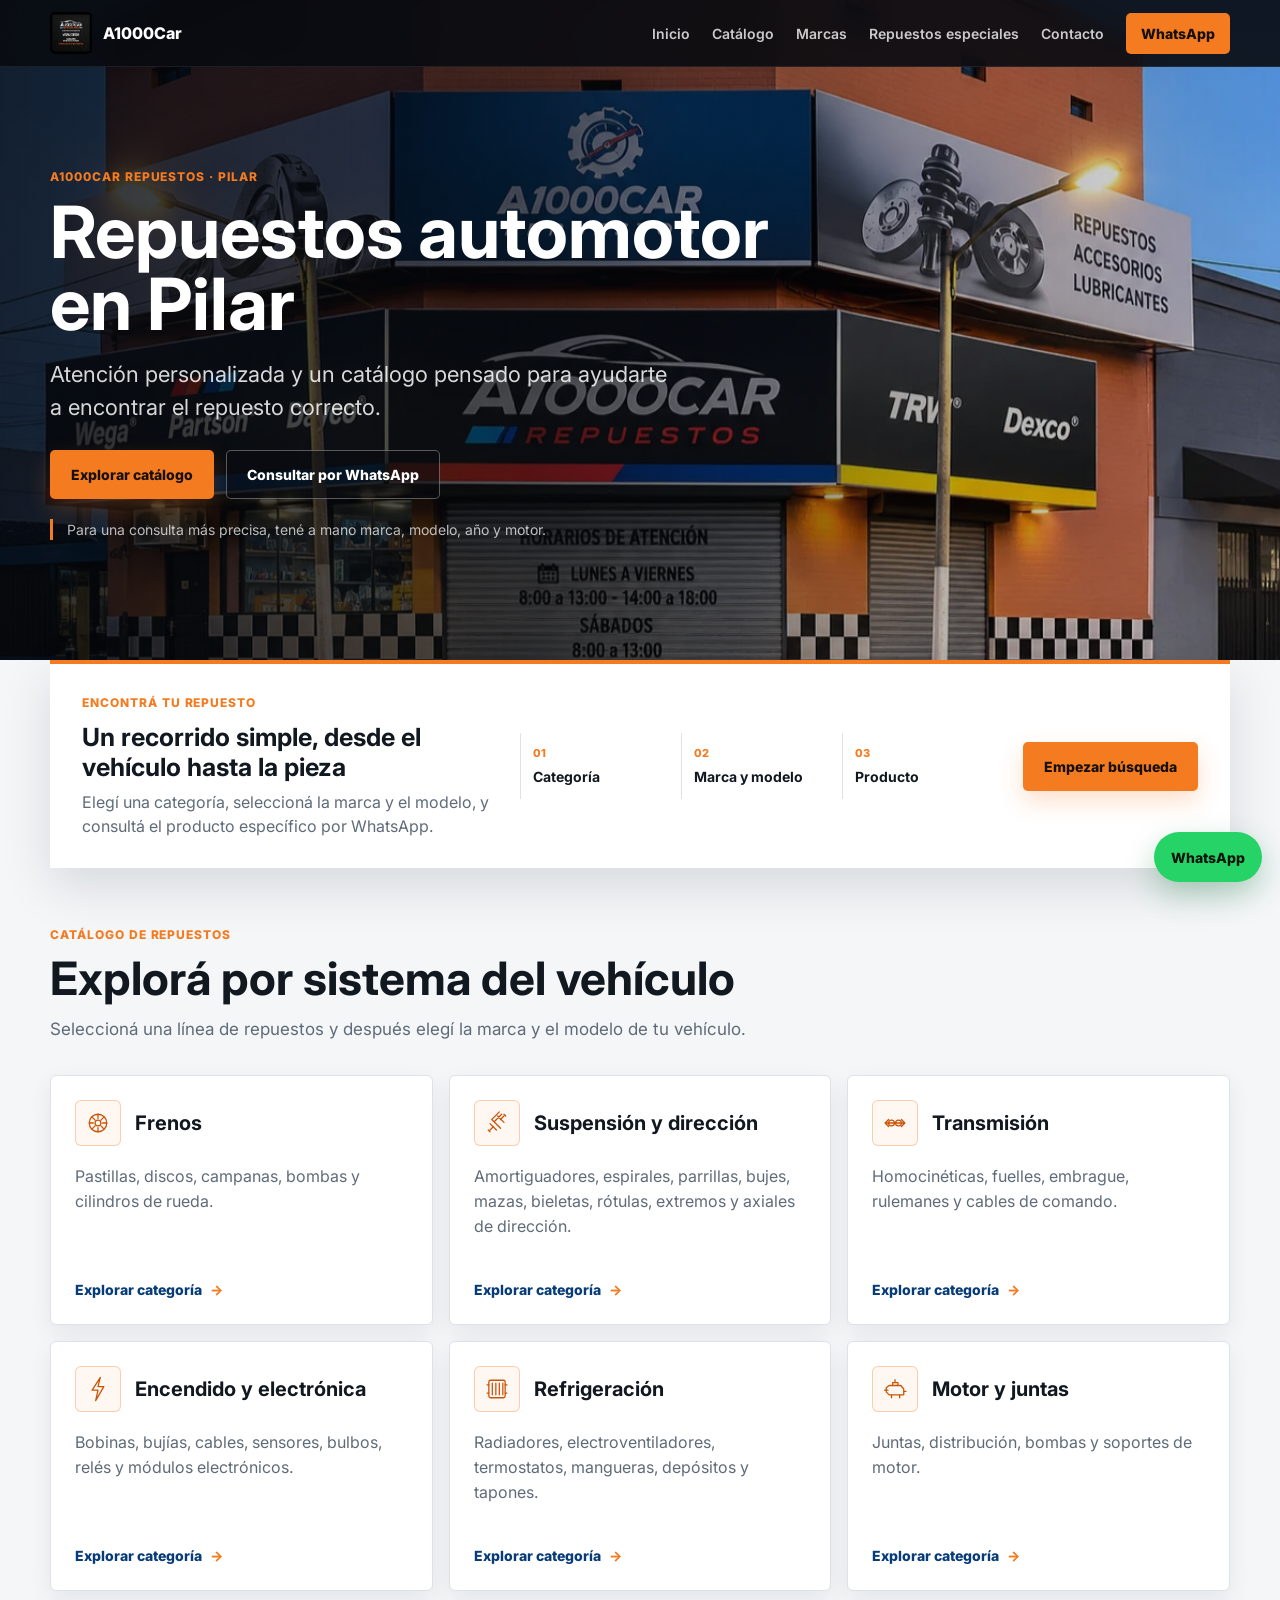
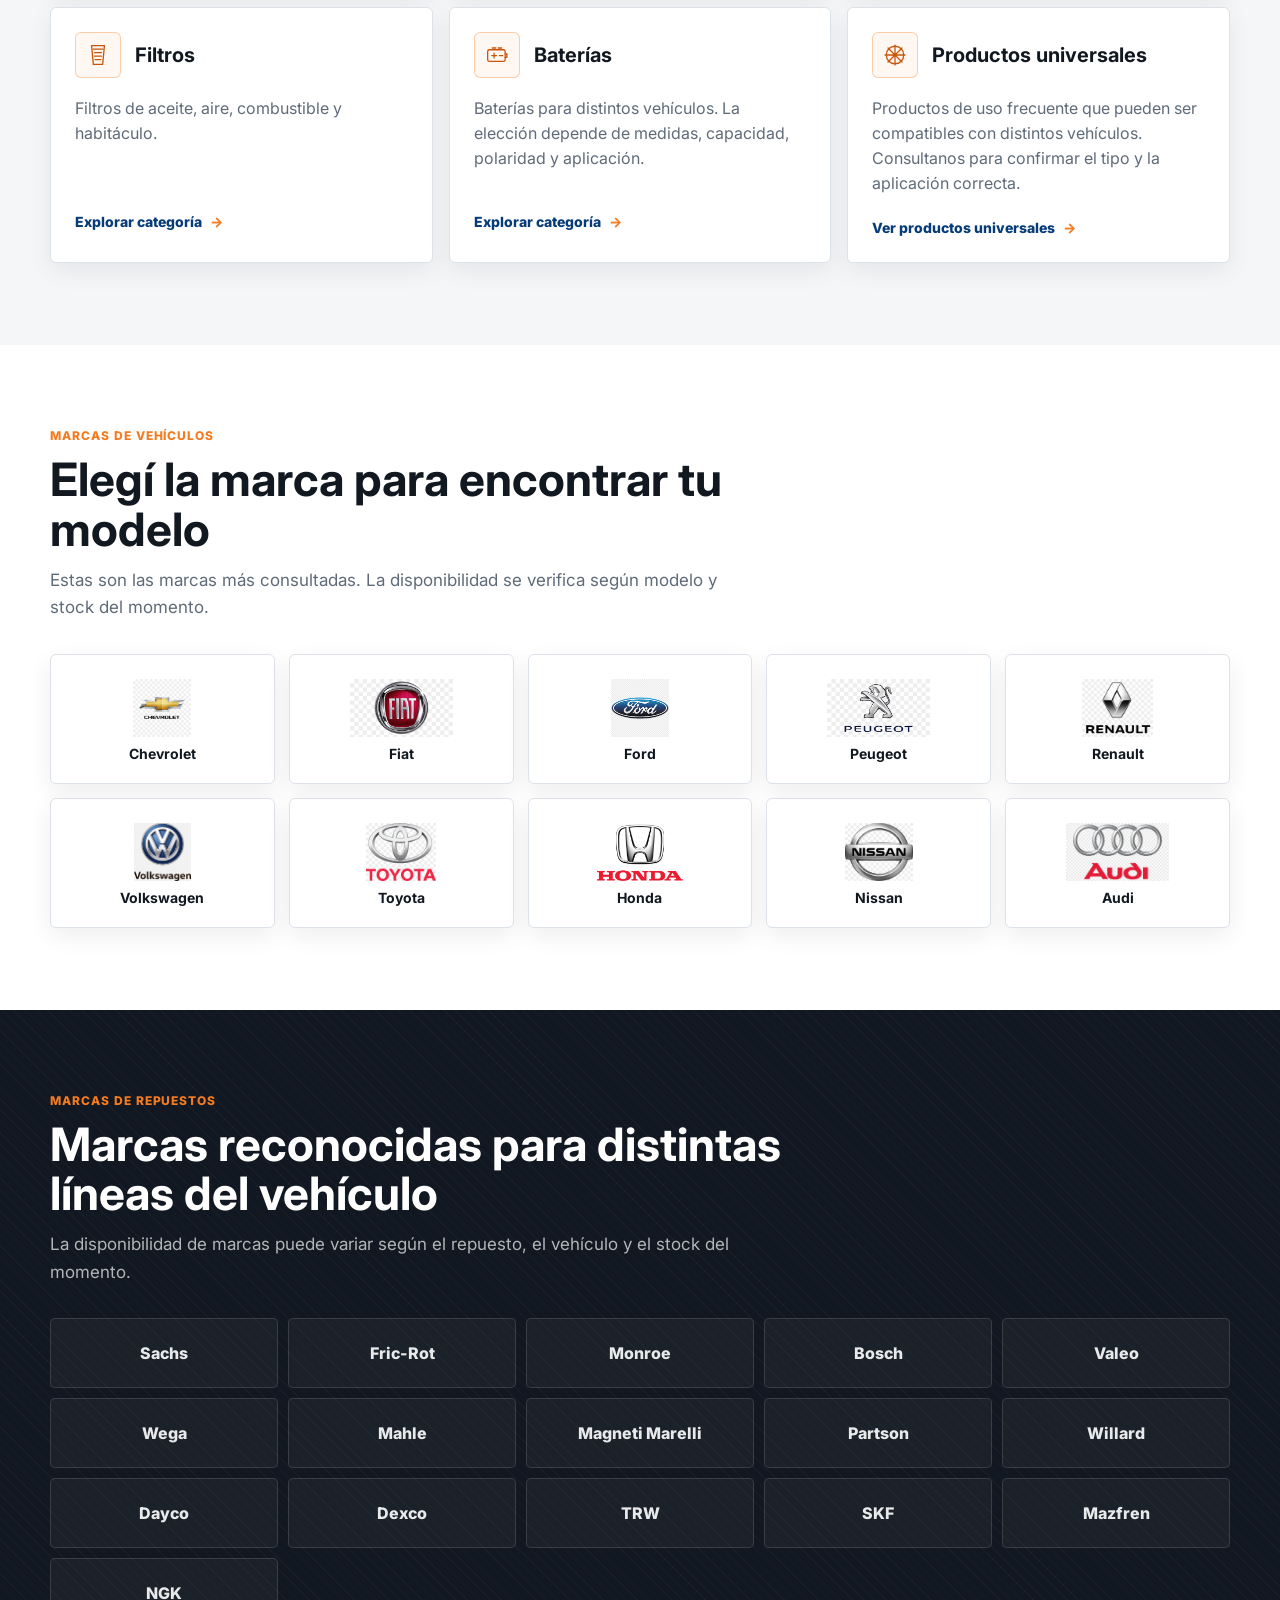
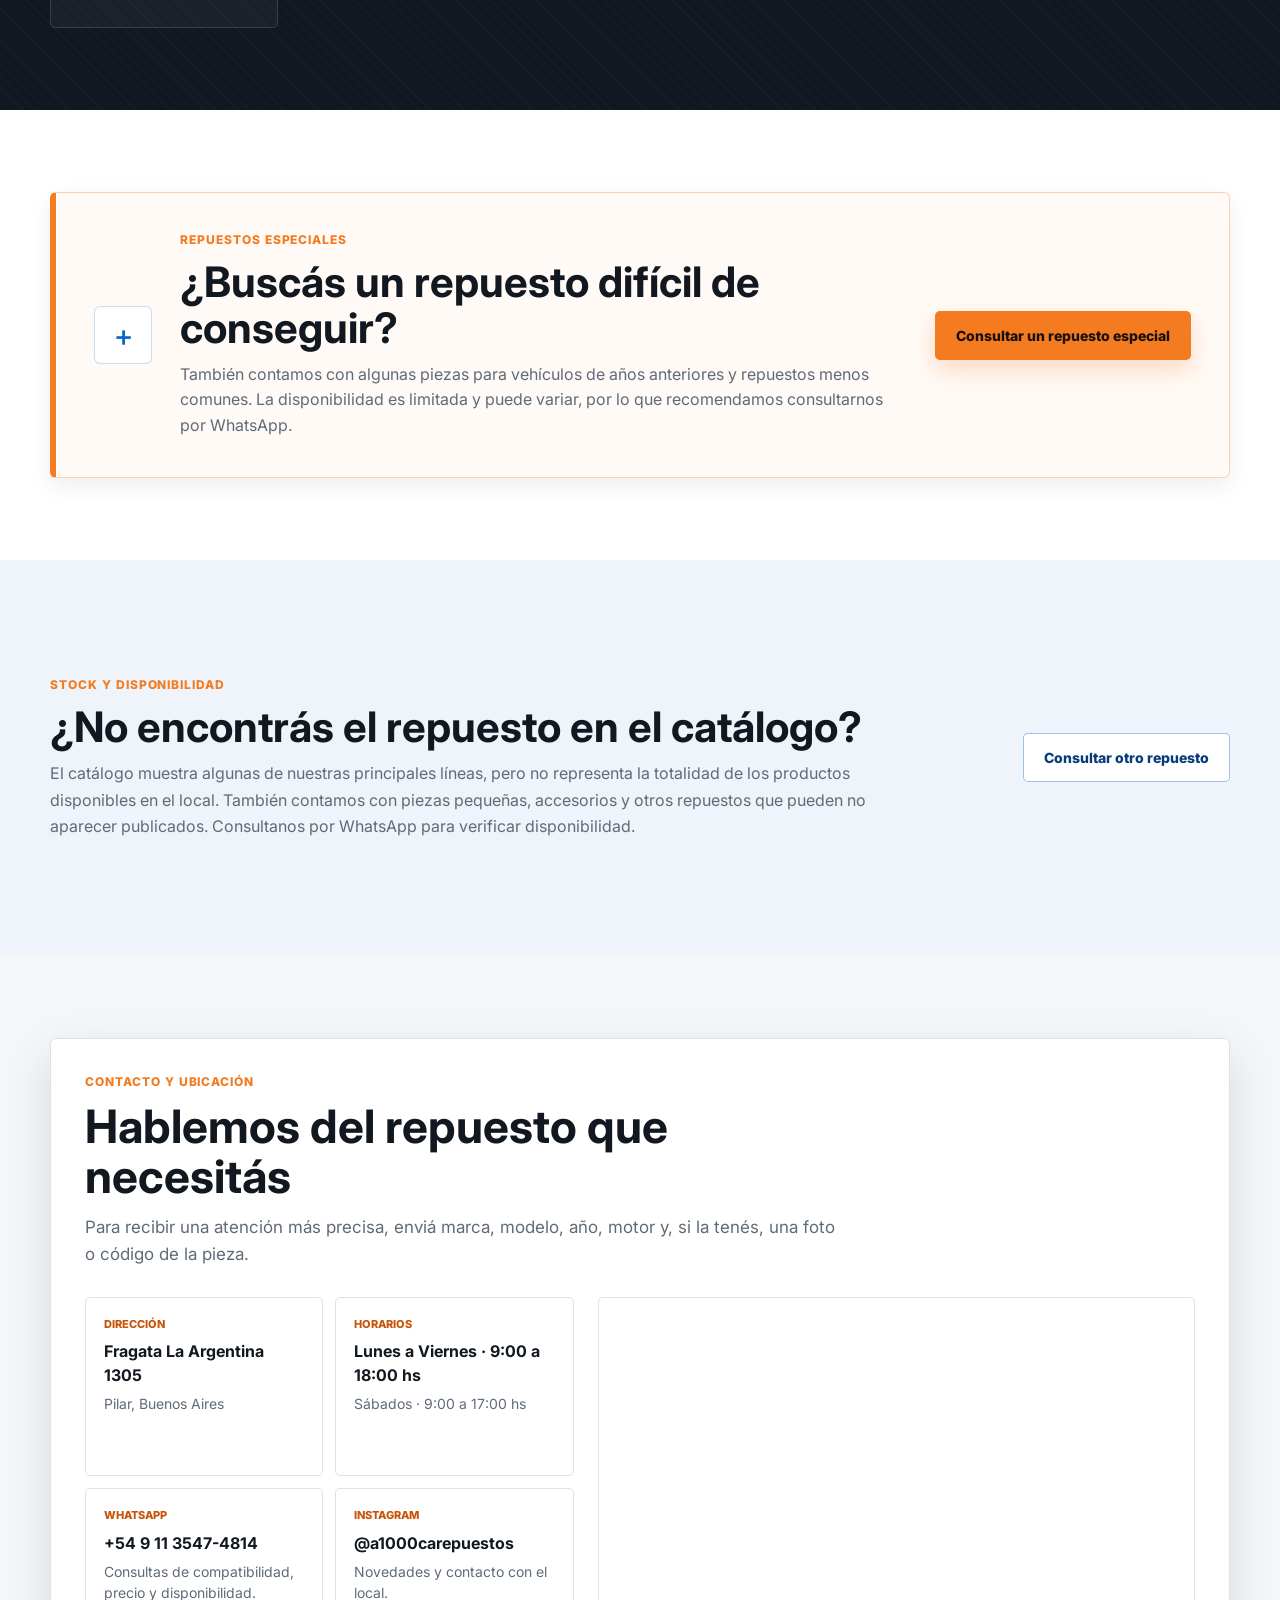
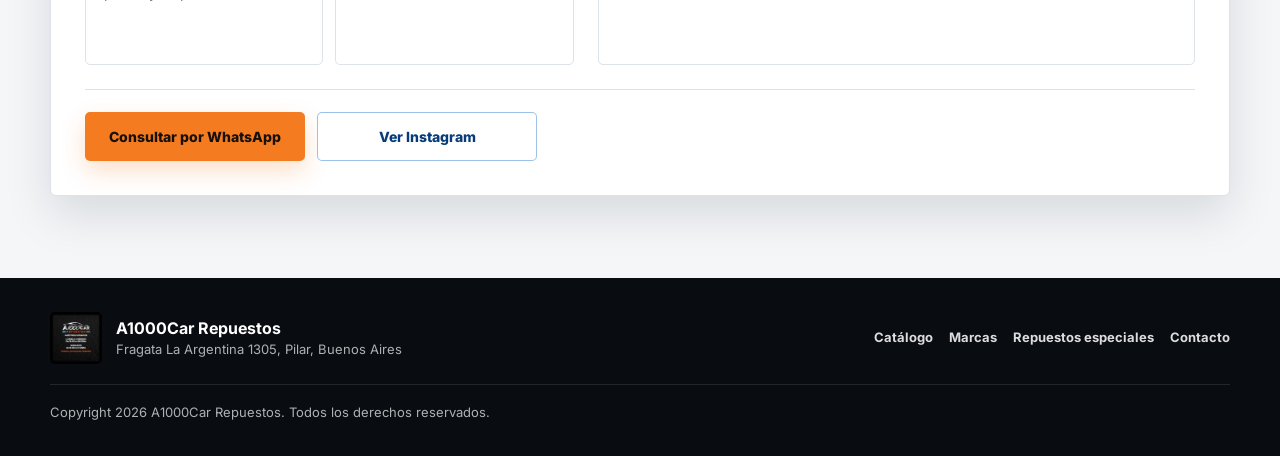
<file: index.html>
<!DOCTYPE html>
<html lang="es">
<head>
  <meta charset="UTF-8">
  <meta name="viewport" content="width=device-width, initial-scale=1.0">
  <meta name="description" content="Catálogo de repuestos automotor de A1000Car en Pilar. Encontrá la categoría, marca y modelo de tu vehículo y consultá disponibilidad por WhatsApp.">
  <title>A1000Car Repuestos | Catálogo automotor en Pilar</title>
  <link rel="preconnect" href="https://fonts.googleapis.com">
  <link rel="preconnect" href="https://fonts.gstatic.com" crossorigin>
  <link href="https://fonts.googleapis.com/css2?family=Inter:wght@400;500;600;700;800&display=swap" rel="stylesheet">
  <link rel="stylesheet" href="style.css">
</head>
<body>
  <header class="site-header" id="inicio">
    <nav class="nav-shell" aria-label="Navegación principal">
      <a class="brand" href="#inicio" aria-label="A1000Car, ir al inicio">
        <img src="logo de a1000car.jpg" alt="Logo A1000Car">
        <span>A1000Car</span>
      </a>
      <button class="nav-toggle" type="button" aria-label="Abrir menú" aria-expanded="false" aria-controls="main-navigation">
        <span></span>
        <span></span>
      </button>
      <div class="nav-links" id="main-navigation">
        <a href="#inicio">Inicio</a>
        <a href="#catalogo">Catálogo</a>
        <a href="#marcas">Marcas</a>
        <a href="#especiales">Repuestos especiales</a>
        <a href="#contacto">Contacto</a>
        <a class="nav-cta js-whatsapp" href="#" target="_blank" rel="noopener">WhatsApp</a>
      </div>
    </nav>
  </header>

  <main>
    <section class="hero" aria-labelledby="hero-title">
      <img class="hero-bg" src="assets/hero/a1000car-hero.webp" width="1254" height="1254" fetchpriority="high" decoding="async" alt="Frente del local A1000Car Repuestos en Pilar">
      <div class="hero-overlay"></div>
      <div class="hero-content reveal">
        <p class="eyebrow">A1000Car Repuestos · Pilar</p>
        <h1 id="hero-title">Repuestos automotor en Pilar</h1>
        <p class="hero-subtitle">Atención personalizada y un catálogo pensado para ayudarte a encontrar el repuesto correcto.</p>
        <div class="hero-actions">
          <a class="btn btn-primary" href="#catalogo">Explorar catálogo</a>
          <a class="btn btn-secondary js-whatsapp" href="#" target="_blank" rel="noopener">Consultar por WhatsApp</a>
        </div>
        <p class="hero-hint">Para una consulta más precisa, tené a mano marca, modelo, año y motor.</p>
      </div>
    </section>

    <section class="catalog-entry" aria-labelledby="catalog-entry-title">
      <div class="catalog-entry-shell reveal">
        <div class="catalog-entry-copy">
          <p class="eyebrow">Encontrá tu repuesto</p>
          <h2 id="catalog-entry-title">Un recorrido simple, desde el vehículo hasta la pieza</h2>
          <p>Elegí una categoría, seleccioná la marca y el modelo, y consultá el producto específico por WhatsApp.</p>
        </div>
        <ol class="catalog-steps" aria-label="Pasos del catálogo">
          <li><span>01</span><strong>Categoría</strong></li>
          <li><span>02</span><strong>Marca y modelo</strong></li>
          <li><span>03</span><strong>Producto</strong></li>
        </ol>
        <a class="btn btn-primary" href="#catalogo">Empezar búsqueda</a>
      </div>
    </section>

    <section class="section categories-section" id="catalogo" aria-labelledby="catalog-title">
      <div class="section-heading reveal">
        <p class="eyebrow">Catálogo de repuestos</p>
        <h2 id="catalog-title">Explorá por sistema del vehículo</h2>
        <p>Seleccioná una línea de repuestos y después elegí la marca y el modelo de tu vehículo.</p>
      </div>

      <div class="category-grid">
        <article class="category-card reveal" data-card-link="catalogo-categoria.html?categoria=frenos">
          <div class="category-body">
            <div class="category-header">
              <span class="category-icon" aria-hidden="true"><svg viewBox="0 0 48 48"><circle cx="24" cy="24" r="15"></circle><circle cx="24" cy="24" r="5"></circle><path d="M24 9v7M24 32v7M9 24h7M32 24h7M14 14l5 5M29 29l5 5M34 14l-5 5M19 29l-5 5"></path></svg></span>
              <h3>Frenos</h3>
            </div>
            <p>Pastillas, discos, campanas, bombas y cilindros de rueda.</p>
            <a class="catalog-card-link" href="catalogo-categoria.html?categoria=frenos">Explorar categoría</a>
          </div>
        </article>

        <article class="category-card reveal" data-card-link="catalogo-categoria.html?categoria=suspension">
          <div class="category-body">
            <div class="category-header">
              <span class="category-icon" aria-hidden="true"><svg viewBox="0 0 48 48"><path d="M28 5 16 17M32 9 20 21M15 18l15 15M12 25l11 11M25 12l11 11M9 36l3 3M36 9l3 3"></path><path d="m18 30-6 6M30 18l6-6"></path></svg></span>
              <h3>Suspensión y dirección</h3>
            </div>
            <p>Amortiguadores, espirales, parrillas, bujes, mazas, bieletas, rótulas, extremos y axiales de dirección.</p>
            <a class="catalog-card-link" href="catalogo-categoria.html?categoria=suspension">Explorar categoría</a>
          </div>
        </article>

        <article class="category-card reveal" data-card-link="catalogo-categoria.html?categoria=transmision">
          <div class="category-body">
            <div class="category-header">
              <span class="category-icon" aria-hidden="true"><svg viewBox="0 0 48 48"><path d="M7 24h34M13 18l-6 6 6 6M35 18l6 6-6 6"></path><circle cx="18" cy="24" r="5"></circle><circle cx="30" cy="24" r="5"></circle></svg></span>
              <h3>Transmisión</h3>
            </div>
            <p>Homocinéticas, fuelles, embrague, rulemanes y cables de comando.</p>
            <a class="catalog-card-link" href="catalogo-categoria.html?categoria=transmision">Explorar categoría</a>
          </div>
        </article>

        <article class="category-card reveal" data-card-link="catalogo-categoria.html?categoria=encendido">
          <div class="category-body">
            <div class="category-header">
              <span class="category-icon" aria-hidden="true"><svg viewBox="0 0 48 48"><path d="M28 4 14 26h10l-4 18 14-24H24l4-16Z"></path></svg></span>
              <h3>Encendido y electrónica</h3>
            </div>
            <p>Bobinas, bujías, cables, sensores, bulbos, relés y módulos electrónicos.</p>
            <a class="catalog-card-link" href="catalogo-categoria.html?categoria=encendido">Explorar categoría</a>
          </div>
        </article>

        <article class="category-card reveal" data-card-link="catalogo-categoria.html?categoria=refrigeracion">
          <div class="category-body">
            <div class="category-header">
              <span class="category-icon" aria-hidden="true"><svg viewBox="0 0 48 48"><rect x="10" y="9" width="28" height="30" rx="3"></rect><path d="M16 14v20M22 14v20M28 14v20M34 14v20M7 17h3M7 31h3M38 17h3M38 31h3"></path></svg></span>
              <h3>Refrigeración</h3>
            </div>
            <p>Radiadores, electroventiladores, termostatos, mangueras, depósitos y tapones.</p>
            <a class="catalog-card-link" href="catalogo-categoria.html?categoria=refrigeracion">Explorar categoría</a>
          </div>
        </article>

        <article class="category-card reveal" data-card-link="catalogo-categoria.html?categoria=motor">
          <div class="category-body">
            <div class="category-header">
              <span class="category-icon" aria-hidden="true"><svg viewBox="0 0 48 48"><path d="M16 18h18l5 6v10H14l-5-5v-7l5-4Z"></path><path d="M20 18v-5h9v5M24 13V8M12 26H6M39 28h4M18 34v5M32 34v5"></path></svg></span>
              <h3>Motor y juntas</h3>
            </div>
            <p>Juntas, distribución, bombas y soportes de motor.</p>
            <a class="catalog-card-link" href="catalogo-categoria.html?categoria=motor">Explorar categoría</a>
          </div>
        </article>

        <article class="category-card reveal" data-card-link="catalogo-categoria.html?categoria=filtros">
          <div class="category-body">
            <div class="category-header">
              <span class="category-icon" aria-hidden="true"><svg viewBox="0 0 48 48"><path d="M13 8h22l-3 32H16L13 8Z"></path><path d="M16 14h16M18 20h12M18 26h12M19 32h10"></path></svg></span>
              <h3>Filtros</h3>
            </div>
            <p>Filtros de aceite, aire, combustible y habitáculo.</p>
            <a class="catalog-card-link" href="catalogo-categoria.html?categoria=filtros">Explorar categoría</a>
          </div>
        </article>

        <article class="category-card reveal" data-card-link="catalogo-categoria.html?categoria=baterias">
          <div class="category-body">
            <div class="category-header">
              <span class="category-icon" aria-hidden="true"><svg viewBox="0 0 48 48"><rect x="8" y="15" width="30" height="20" rx="3"></rect><path d="M38 22h3v6h-3M16 12h6M26 12h6M15 25h8M19 21v8M28 25h6"></path></svg></span>
              <h3>Baterías</h3>
            </div>
            <p>Baterías para distintos vehículos. La elección depende de medidas, capacidad, polaridad y aplicación.</p>
            <a class="catalog-card-link" href="catalogo-categoria.html?categoria=baterias">Explorar categoría</a>
          </div>
        </article>

        <article class="category-card category-card-wide reveal" data-card-link="catalogo-productos.html?categoria=universales">
          <div class="category-body">
            <div class="category-header">
              <span class="category-icon" aria-hidden="true"><svg viewBox="0 0 48 48"><path d="M24 7v34M7 24h34M12 12l24 24M36 12 12 36"></path><circle cx="24" cy="24" r="15"></circle></svg></span>
              <h3>Productos universales</h3>
            </div>
            <p>Productos de uso frecuente que pueden ser compatibles con distintos vehículos. Consultanos para confirmar el tipo y la aplicación correcta.</p>
            <a class="catalog-card-link" href="catalogo-productos.html?categoria=universales">Ver productos universales</a>
          </div>
        </article>
      </div>
    </section>

    <section class="section vehicle-brands-section" id="marcas" aria-labelledby="vehicle-brands-title">
      <div class="section-heading reveal">
        <p class="eyebrow">Marcas de vehículos</p>
        <h2 id="vehicle-brands-title">Elegí la marca para encontrar tu modelo</h2>
        <p>Estas son las marcas más consultadas. La disponibilidad se verifica según modelo y stock del momento.</p>
      </div>
      <div class="vehicle-logo-grid reveal">
        <div class="vehicle-logo-card"><img src="assets/logos-marcas/chevrolet.png" alt="Chevrolet" loading="lazy"><span>Chevrolet</span></div>
        <div class="vehicle-logo-card"><img src="assets/logos-marcas/fiat.png" alt="Fiat" loading="lazy"><span>Fiat</span></div>
        <div class="vehicle-logo-card"><img src="assets/logos-marcas/ford.png" alt="Ford" loading="lazy"><span>Ford</span></div>
        <div class="vehicle-logo-card"><img src="assets/logos-marcas/peugeot.png" alt="Peugeot" loading="lazy"><span>Peugeot</span></div>
        <div class="vehicle-logo-card"><img src="assets/logos-marcas/renault.png" alt="Renault" loading="lazy"><span>Renault</span></div>
        <div class="vehicle-logo-card"><img src="assets/logos-marcas/volkswagen.png" alt="Volkswagen" loading="lazy"><span>Volkswagen</span></div>
        <div class="vehicle-logo-card"><img src="assets/logos-marcas/toyota.png" alt="Toyota" loading="lazy"><span>Toyota</span></div>
        <div class="vehicle-logo-card"><img src="assets/logos-marcas/honda.png" alt="Honda" loading="lazy"><span>Honda</span></div>
        <div class="vehicle-logo-card"><img src="assets/logos-marcas/nissan.png" alt="Nissan" loading="lazy"><span>Nissan</span></div>
        <div class="vehicle-logo-card"><img src="assets/logos-marcas/audi.png" alt="Audi" loading="lazy"><span>Audi</span></div>
      </div>
    </section>

    <section class="section parts-brands-section" aria-labelledby="parts-brands-title">
      <div class="section-heading reveal">
        <p class="eyebrow">Marcas de repuestos</p>
        <h2 id="parts-brands-title">Marcas reconocidas para distintas líneas del vehículo</h2>
        <p>La disponibilidad de marcas puede variar según el repuesto, el vehículo y el stock del momento.</p>
      </div>
      <div class="parts-brand-grid reveal" aria-label="Marcas de repuestos disponibles habitualmente">
        <span>Sachs</span><span>Fric-Rot</span><span>Monroe</span><span>Bosch</span><span>Valeo</span>
        <span>Wega</span><span>Mahle</span><span>Magneti Marelli</span><span>Partson</span><span>Willard</span>
        <span>Dayco</span><span>Dexco</span><span>TRW</span><span>SKF</span><span>Mazfren</span><span>NGK</span>
      </div>
    </section>

    <section class="section special-section" id="especiales" aria-labelledby="special-title">
      <div class="special-shell reveal">
        <div class="special-marker" aria-hidden="true"><span>+</span></div>
        <div class="special-copy">
          <p class="eyebrow">Repuestos especiales</p>
          <h2 id="special-title">¿Buscás un repuesto difícil de conseguir?</h2>
          <p>También contamos con algunas piezas para vehículos de años anteriores y repuestos menos comunes. La disponibilidad es limitada y puede variar, por lo que recomendamos consultarnos por WhatsApp.</p>
        </div>
        <a class="btn btn-primary js-whatsapp" href="#" data-wa-message="Hola A1000Car, estoy buscando un repuesto difícil de conseguir o para un vehículo de años anteriores.&#10;&#10;Marca:&#10;Modelo:&#10;Año:&#10;Motor:&#10;Repuesto que busco:&#10;Foto o código de la pieza (si lo tengo):&#10;&#10;Muchas gracias." target="_blank" rel="noopener">Consultar un repuesto especial</a>
      </div>
    </section>

    <section class="section availability-section" aria-labelledby="availability-title">
      <div class="availability-panel reveal">
        <div>
          <p class="eyebrow">Stock y disponibilidad</p>
          <h2 id="availability-title">¿No encontrás el repuesto en el catálogo?</h2>
          <p>El catálogo muestra algunas de nuestras principales líneas, pero no representa la totalidad de los productos disponibles en el local. También contamos con piezas pequeñas, accesorios y otros repuestos que pueden no aparecer publicados. Consultanos por WhatsApp para verificar disponibilidad.</p>
        </div>
        <a class="btn btn-outline js-whatsapp" href="#" data-wa-message="Hola A1000Car, estoy buscando un repuesto que no vi en la página.&#10;&#10;Marca del vehículo:&#10;Modelo:&#10;Año:&#10;Motor:&#10;Repuesto que busco:&#10;Foto o código de la pieza:&#10;&#10;Muchas gracias." target="_blank" rel="noopener">Consultar otro repuesto</a>
      </div>
    </section>

    <section class="section contact-section" id="contacto" aria-labelledby="contact-title">
      <div class="contact-shell reveal">
        <div class="contact-heading">
          <p class="eyebrow">Contacto y ubicación</p>
          <h2 id="contact-title">Hablemos del repuesto que necesitás</h2>
          <p class="contact-lead">Para recibir una atención más precisa, enviá marca, modelo, año, motor y, si la tenés, una foto o código de la pieza.</p>
        </div>
        <div class="contact-layout">
          <div class="contact-info">
            <div class="contact-detail"><span>Dirección</span><strong>Fragata La Argentina 1305</strong><p>Pilar, Buenos Aires</p></div>
            <div class="contact-detail"><span>Horarios</span><strong>Lunes a Viernes · 9:00 a 18:00 hs</strong><p>Sábados · 9:00 a 17:00 hs</p></div>
            <div class="contact-detail"><span>WhatsApp</span><strong>+54 9 11 3547-4814</strong><p>Consultas de compatibilidad, precio y disponibilidad.</p></div>
            <div class="contact-detail"><span>Instagram</span><strong>@a1000carepuestos</strong><p>Novedades y contacto con el local.</p></div>
          </div>
          <div class="map-card">
            <iframe title="Ubicación de A1000Car Repuestos" src="https://www.google.com/maps?q=Fragata%20La%20Argentina%201305%2C%20Pilar%2C%20Buenos%20Aires%2C%20Argentina&amp;output=embed" loading="lazy" referrerpolicy="no-referrer-when-downgrade"></iframe>
          </div>
        </div>
        <div class="contact-actions">
          <a class="btn btn-primary js-whatsapp" href="#" target="_blank" rel="noopener">Consultar por WhatsApp</a>
          <a class="btn btn-outline" href="https://www.instagram.com/a1000carepuestos/" target="_blank" rel="noopener">Ver Instagram</a>
        </div>
      </div>
    </section>
  </main>

  <footer class="footer">
    <div class="footer-brand">
      <img src="logo de a1000car.jpg" alt="Logo A1000Car">
      <div><strong>A1000Car Repuestos</strong><p>Fragata La Argentina 1305, Pilar, Buenos Aires</p></div>
    </div>
    <nav class="footer-links" aria-label="Navegación del pie de página">
      <a href="#catalogo">Catálogo</a><a href="#marcas">Marcas</a><a href="#especiales">Repuestos especiales</a><a href="#contacto">Contacto</a>
    </nav>
    <p class="copyright">Copyright 2026 A1000Car Repuestos. Todos los derechos reservados.</p>
  </footer>

  <a class="floating-whatsapp js-whatsapp" href="#" target="_blank" rel="noopener" aria-label="Consultar por WhatsApp"><span>WhatsApp</span></a>
  <script src="script.js"></script>
</body>
</html>
</file>
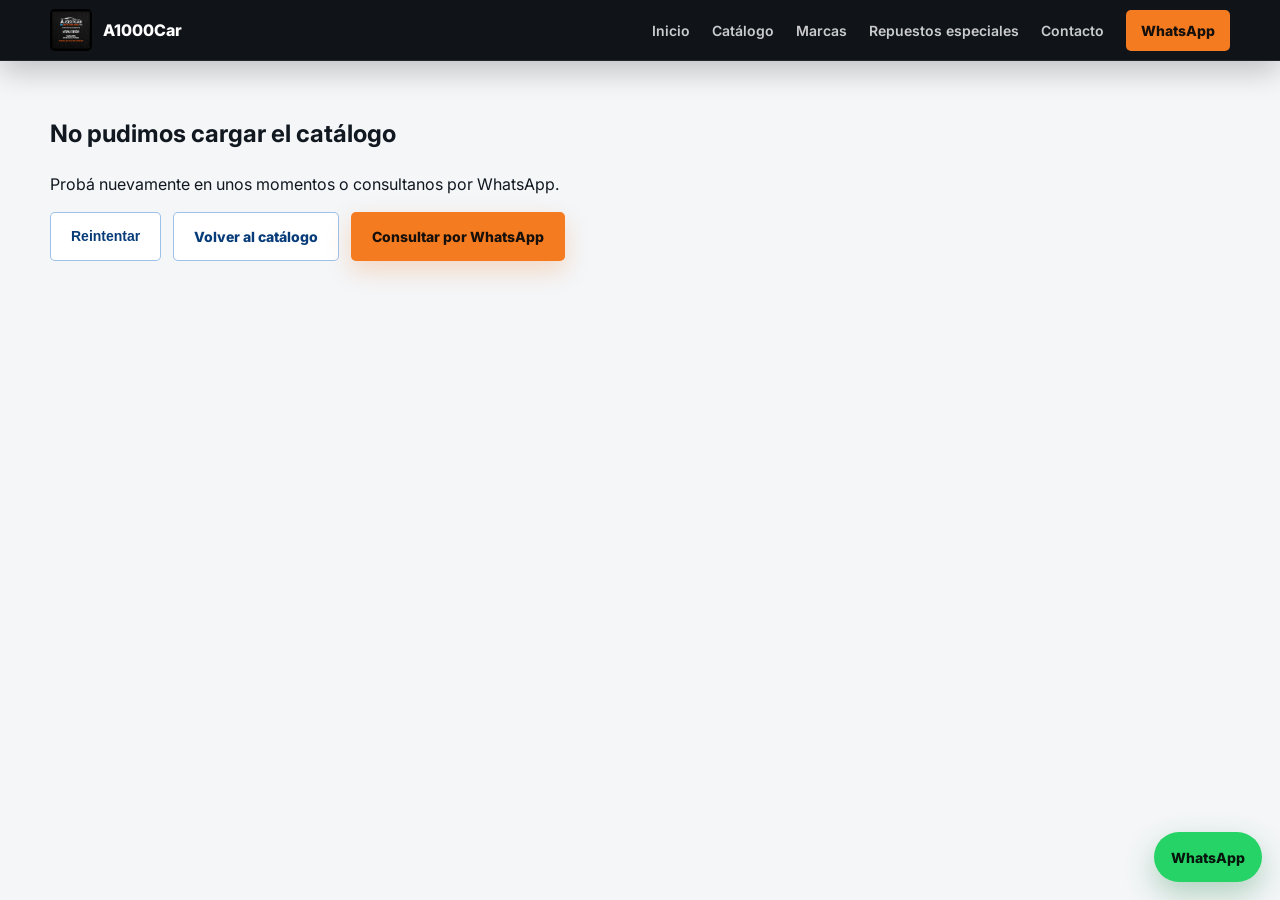
<file: catalogo-categoria.html>
<!DOCTYPE html>
<html lang="es">
<head>
  <meta charset="UTF-8">
  <meta name="viewport" content="width=device-width, initial-scale=1.0">
  <title>A1000Car | Catálogo por categoría</title>
  <link rel="preconnect" href="https://fonts.googleapis.com">
  <link rel="preconnect" href="https://fonts.gstatic.com" crossorigin>
  <link href="https://fonts.googleapis.com/css2?family=Inter:wght@400;500;600;700;800&display=swap" rel="stylesheet">
  <link rel="stylesheet" href="style.css">
</head>
<body>
  <header class="site-header inner-header">
    <nav class="nav-shell" aria-label="Navegación principal">
      <a class="brand" href="index.html#inicio" aria-label="A1000Car inicio">
        <img src="logo de a1000car.jpg" alt="Logo A1000Car">
        <span>A1000Car</span>
      </a>
      <button class="nav-toggle" type="button" aria-label="Abrir menú" aria-expanded="false" aria-controls="main-navigation">
        <span></span>
        <span></span>
      </button>
      <div class="nav-links" id="main-navigation">
        <a href="index.html#inicio">Inicio</a>
        <a href="index.html#catalogo">Catálogo</a>
        <a href="index.html#marcas">Marcas</a>
        <a href="index.html#especiales">Repuestos especiales</a>
        <a href="index.html#contacto">Contacto</a>
        <a class="nav-cta js-whatsapp" href="#" target="_blank" rel="noopener">WhatsApp</a>
      </div>
    </nav>
  </header>

  <main class="catalog-page">
    <section class="catalog-flow-section">
      <div class="catalog-flow-shell reveal">
        <nav class="breadcrumb" aria-label="Ruta del catálogo">
          <a href="index.html#inicio">Inicio</a>
          <a href="index.html#catalogo">Catálogo</a>
          <strong data-category-name>Categoría</strong>
        </nav>

        <div class="catalog-title-row">
          <span class="catalog-icon" aria-hidden="true"></span>
          <div>
            <p class="eyebrow">Catálogo</p>
            <h1 data-category-name>Categoría</h1>
            <p>Elegí la marca de tu vehículo para ver los modelos disponibles en el catálogo. La compatibilidad y el stock se confirman por WhatsApp.</p>
          </div>
        </div>

        <section class="choice-block">
          <h2>Elegí la marca de tu vehículo</h2>
          <div class="choice-grid" data-local-brands></div>
        </section>

        <section class="choice-block">
          <h2>Importados</h2>
          <div class="choice-grid imported-grid" data-imported-brands></div>
        </section>

        <div class="catalog-note">
          <strong>¿No encontrás tu marca?</strong>
          <span>Consultanos por WhatsApp y te ayudamos a verificar compatibilidad y disponibilidad.</span>
          <a class="js-whatsapp" href="#" target="_blank" rel="noopener">Consultar</a>
        </div>
      </div>
    </section>
  </main>

  <a class="floating-whatsapp js-whatsapp" href="#" target="_blank" rel="noopener" aria-label="Consultar por WhatsApp">
    <span>WhatsApp</span>
  </a>

  <script src="catalogo.js"></script>
  <script src="script.js"></script>
  <script type="module" src="catalogo-flow.js"></script>
</body>
</html>
</file>
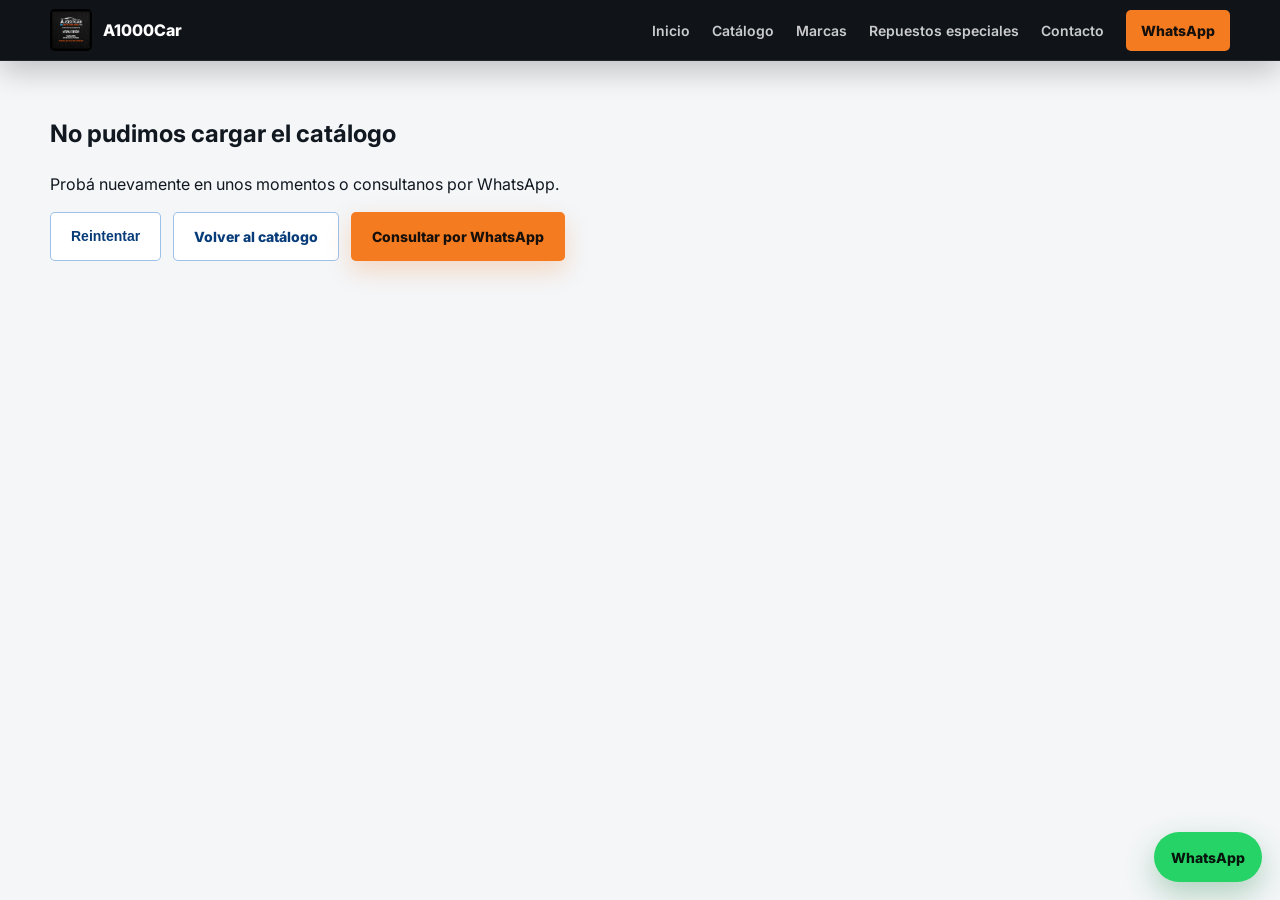
<file: catalogo-modelos.html>
<!DOCTYPE html>
<html lang="es">
<head>
  <meta charset="UTF-8">
  <meta name="viewport" content="width=device-width, initial-scale=1.0">
  <title>A1000Car | Modelos del vehículo</title>
  <link rel="preconnect" href="https://fonts.googleapis.com">
  <link rel="preconnect" href="https://fonts.gstatic.com" crossorigin>
  <link href="https://fonts.googleapis.com/css2?family=Inter:wght@400;500;600;700;800&display=swap" rel="stylesheet">
  <link rel="stylesheet" href="style.css">
</head>
<body>
  <header class="site-header inner-header">
    <nav class="nav-shell" aria-label="Navegación principal">
      <a class="brand" href="index.html#inicio" aria-label="A1000Car inicio">
        <img src="logo de a1000car.jpg" alt="Logo A1000Car">
        <span>A1000Car</span>
      </a>
      <button class="nav-toggle" type="button" aria-label="Abrir menú" aria-expanded="false" aria-controls="main-navigation">
        <span></span>
        <span></span>
      </button>
      <div class="nav-links" id="main-navigation">
        <a href="index.html#inicio">Inicio</a>
        <a href="index.html#catalogo">Catálogo</a>
        <a href="index.html#marcas">Marcas</a>
        <a href="index.html#especiales">Repuestos especiales</a>
        <a href="index.html#contacto">Contacto</a>
        <a class="nav-cta js-whatsapp" href="#" target="_blank" rel="noopener">WhatsApp</a>
      </div>
    </nav>
  </header>

  <main class="catalog-page">
    <section class="catalog-flow-section">
      <div class="catalog-flow-shell reveal">
        <nav class="breadcrumb" aria-label="Ruta del catálogo">
          <a href="index.html#inicio">Inicio</a>
          <a href="index.html#catalogo">Catálogo</a>
          <a data-category-link href="#">Categoría</a>
          <strong data-brand-name>Marca</strong>
        </nav>

        <div class="catalog-title-row">
          <span class="brand-mark brand-heading-logo" data-brand-logo aria-hidden="true"></span>
          <div>
            <p class="eyebrow" data-category-name>Categoría</p>
            <h1 data-brand-name>Marca</h1>
            <p>Elegí el modelo para ver los productos de esta categoría y consultar compatibilidad, precio orientativo y disponibilidad.</p>
          </div>
        </div>

        <section class="choice-block">
          <h2>Elegí el modelo de tu vehículo</h2>
          <div class="choice-grid models-grid" data-models></div>
          <div class="catalog-note is-hidden" data-model-empty>
            <strong>Modelos en preparación</strong>
            <span>Todavía estamos cargando modelos para esta marca. Podés consultarnos por WhatsApp y te ayudamos con el repuesto.</span>
            <a class="js-whatsapp" href="#" target="_blank" rel="noopener">Consultar por WhatsApp</a>
          </div>
        </section>

        <div class="catalog-note">
          <strong>Los modelos pueden variar según año, versión y motorización.</strong>
          <span>Confirmamos compatibilidad y stock por WhatsApp antes de avanzar.</span>
        </div>
      </div>
    </section>
  </main>

  <a class="floating-whatsapp js-whatsapp" href="#" target="_blank" rel="noopener" aria-label="Consultar por WhatsApp">
    <span>WhatsApp</span>
  </a>

  <script src="catalogo.js"></script>
  <script src="script.js"></script>
  <script type="module" src="catalogo-flow.js"></script>
</body>
</html>
</file>
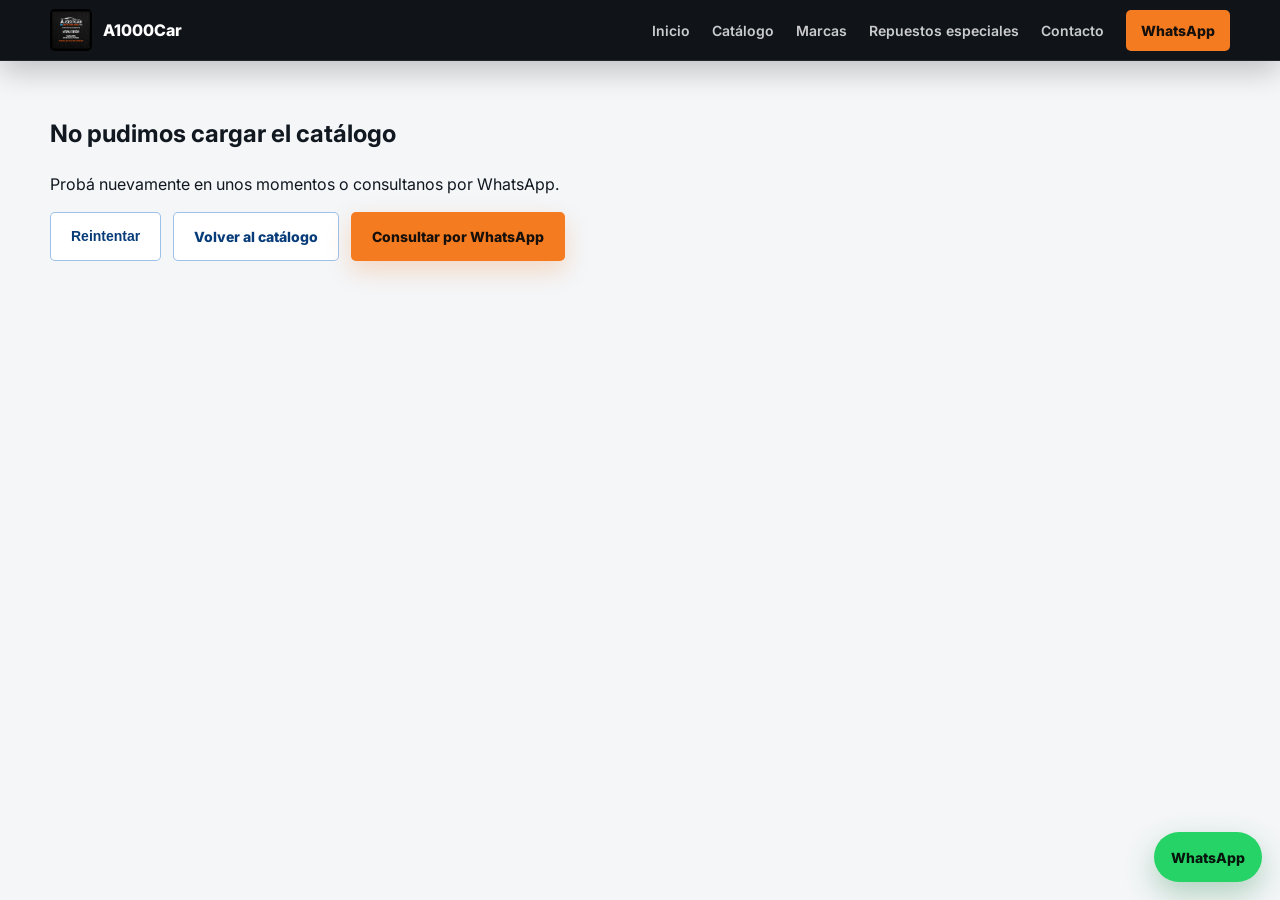
<file: catalogo-productos.html>
<!DOCTYPE html>
<html lang="es">
<head>
  <meta charset="UTF-8">
  <meta name="viewport" content="width=device-width, initial-scale=1.0">
  <title>A1000Car | Productos del catálogo</title>
  <link rel="preconnect" href="https://fonts.googleapis.com">
  <link rel="preconnect" href="https://fonts.gstatic.com" crossorigin>
  <link href="https://fonts.googleapis.com/css2?family=Inter:wght@400;500;600;700;800&display=swap" rel="stylesheet">
  <link rel="stylesheet" href="style.css">
</head>
<body>
  <header class="site-header inner-header">
    <nav class="nav-shell" aria-label="Navegación principal">
      <a class="brand" href="index.html#inicio" aria-label="A1000Car inicio">
        <img src="logo de a1000car.jpg" alt="Logo A1000Car">
        <span>A1000Car</span>
      </a>
      <button class="nav-toggle" type="button" aria-label="Abrir menú" aria-expanded="false" aria-controls="main-navigation">
        <span></span>
        <span></span>
      </button>
      <div class="nav-links" id="main-navigation">
        <a href="index.html#inicio">Inicio</a>
        <a href="index.html#catalogo">Catálogo</a>
        <a href="index.html#marcas">Marcas</a>
        <a href="index.html#especiales">Repuestos especiales</a>
        <a href="index.html#contacto">Contacto</a>
        <a class="nav-cta js-whatsapp" href="#" target="_blank" rel="noopener">WhatsApp</a>
      </div>
    </nav>
  </header>

  <main class="catalog-page">
    <section class="catalog-flow-section">
      <div class="catalog-flow-shell reveal">
        <nav class="breadcrumb" aria-label="Ruta del catálogo">
          <a href="index.html#inicio">Inicio</a>
          <a href="index.html#catalogo">Catálogo</a>
          <a data-category-link href="#">Categoría</a>
          <a data-brand-link href="#">Marca</a>
          <strong data-model-name>Modelo</strong>
        </nav>

        <div class="catalog-title-row">
          <span class="catalog-icon" aria-hidden="true"></span>
          <div>
            <p class="eyebrow" data-product-eyebrow>Productos disponibles</p>
            <h1 data-product-title>Productos para tu modelo</h1>
            <p data-product-intro>Elegí el repuesto que necesitás y consultanos para confirmar compatibilidad, marca disponible, precio exacto y stock.</p>
          </div>
        </div>

        <div class="catalog-actions">
          <a class="btn btn-outline" href="#" data-back-to-models>Volver a elegir modelo</a>
        </div>

        <div class="product-groups" data-products></div>

        <div class="catalog-note universal-note is-hidden" data-universal-note>
          <strong>Importante</strong>
          <span>Que un producto sea de uso frecuente no significa que sea compatible con todos los vehículos. Consultanos con marca, modelo y año para confirmar la opción correcta.</span>
        </div>

        <div class="catalog-note price-note">
          <strong>Precios orientativos</strong>
          <span>Los precios publicados son orientativos y pueden variar según año, versión, motor, marca del repuesto y disponibilidad del momento.</span>
        </div>
      </div>
    </section>
  </main>

  <a class="floating-whatsapp js-whatsapp" href="#" target="_blank" rel="noopener" aria-label="Consultar por WhatsApp">
    <span>WhatsApp</span>
  </a>

  <script src="catalogo.js"></script>
  <script src="script.js"></script>
  <script type="module" src="catalogo-flow.js"></script>
</body>
</html>
</file>
<file: style.css>
:root {
  --black: #090c11;
  --black-soft: #121821;
  --white: #ffffff;
  --surface: #f4f6f8;
  --surface-blue: #eef4fa;
  --text: #111820;
  --muted: #5f6b78;
  --line: #dce2e8;
  --blue: #0b65c9;
  --blue-dark: #073c79;
  --orange: #f47b20;
  --orange-dark: #c95408;
  --shadow-sm: 0 8px 24px rgba(8, 17, 31, 0.07);
  --shadow-md: 0 18px 48px rgba(8, 17, 31, 0.12);
}

* {
  box-sizing: border-box;
}

html {
  scroll-behavior: smooth;
  scroll-padding-top: 84px;
}

body {
  margin: 0;
  background: var(--white);
  color: var(--text);
  font-family: "Inter", Arial, sans-serif;
  font-size: 16px;
  line-height: 1.5;
}

img {
  display: block;
  max-width: 100%;
}

a {
  color: inherit;
  text-decoration: none;
}

button,
a {
  -webkit-tap-highlight-color: transparent;
}

:focus-visible {
  outline: 3px solid rgba(11, 101, 201, 0.48);
  outline-offset: 3px;
}

h1,
h2,
h3,
p {
  margin-top: 0;
}

.site-header {
  position: fixed;
  inset: 0 0 auto;
  z-index: 50;
  padding: 12px 24px;
  background: rgba(9, 12, 17, 0.9);
  border-bottom: 1px solid rgba(255, 255, 255, 0.08);
  backdrop-filter: blur(14px);
  transition: padding 0.2s ease, box-shadow 0.2s ease, background 0.2s ease;
}

.site-header.is-scrolled,
.inner-header {
  padding-block: 9px;
  background: rgba(9, 12, 17, 0.97);
  box-shadow: 0 10px 30px rgba(0, 0, 0, 0.22);
}

.nav-shell {
  display: flex;
  align-items: center;
  justify-content: space-between;
  width: min(1180px, 100%);
  margin-inline: auto;
}

.brand {
  display: flex;
  align-items: center;
  gap: 11px;
  color: var(--white);
  font-weight: 800;
}

.brand img {
  width: 42px;
  height: 42px;
  border-radius: 5px;
  object-fit: cover;
}

.nav-links {
  display: flex;
  align-items: center;
  gap: 22px;
  color: rgba(255, 255, 255, 0.78);
  font-size: 14px;
  font-weight: 600;
}

.nav-links a {
  transition: color 0.18s ease;
}

.nav-links a:hover {
  color: var(--white);
}

.nav-cta {
  padding: 10px 15px;
  border-radius: 5px;
  background: var(--orange);
  color: #15100c;
  font-weight: 800;
}

.nav-cta:hover {
  color: #15100c !important;
  background: #ff8b36;
}

.nav-toggle {
  display: none;
  width: 42px;
  height: 42px;
  padding: 0;
  border: 1px solid rgba(255, 255, 255, 0.2);
  border-radius: 5px;
  background: rgba(255, 255, 255, 0.06);
}

.nav-toggle span {
  display: block;
  width: 20px;
  height: 2px;
  margin: 5px auto;
  background: var(--white);
  transition: transform 0.2s ease;
}

.eyebrow {
  margin-bottom: 10px;
  color: var(--orange);
  font-size: 12px;
  font-weight: 800;
  letter-spacing: 0.08em;
  text-transform: uppercase;
}

.btn {
  display: inline-flex;
  align-items: center;
  justify-content: center;
  min-height: 48px;
  padding: 13px 20px;
  border: 1px solid transparent;
  border-radius: 5px;
  font-size: 14px;
  font-weight: 800;
  text-align: center;
  transition: transform 0.18s ease, box-shadow 0.18s ease, background 0.18s ease, border-color 0.18s ease;
}

.btn:hover {
  transform: translateY(-2px);
}

.btn-primary {
  background: var(--orange);
  color: #17100b;
  box-shadow: 0 10px 24px rgba(244, 123, 32, 0.24);
}

.btn-primary:hover {
  background: #ff8b36;
  box-shadow: 0 14px 30px rgba(244, 123, 32, 0.3);
}

.btn-secondary {
  border-color: rgba(255, 255, 255, 0.32);
  background: rgba(9, 12, 17, 0.58);
  color: var(--white);
  backdrop-filter: blur(6px);
}

.btn-outline {
  border-color: rgba(11, 101, 201, 0.4);
  background: var(--white);
  color: var(--blue-dark);
}

.btn-outline:hover {
  border-color: var(--blue);
  background: var(--surface-blue);
}

.hero {
  position: relative;
  display: flex;
  min-height: 660px;
  max-height: 760px;
  align-items: center;
  overflow: hidden;
  padding: 132px 24px 84px;
  color: var(--white);
}

.hero-bg,
.hero-overlay {
  position: absolute;
  inset: 0;
}

.hero-bg {
  width: 100%;
  height: 100%;
  object-fit: cover;
  object-position: center 42%;
}

.hero-overlay {
  background: linear-gradient(90deg, rgba(5, 8, 12, 0.84) 0%, rgba(5, 8, 12, 0.66) 42%, rgba(5, 8, 12, 0.28) 74%, rgba(5, 8, 12, 0.14) 100%);
}

.hero-content {
  position: relative;
  z-index: 2;
  width: min(1180px, 100%);
  margin-inline: auto;
}

/* Hero motion stays on compositor-friendly properties, without scroll handlers. */
.hero-bg {
  transform-origin: center;
  animation: hero-ken-burns 20s ease-in-out infinite alternate both;
}

.hero-content.reveal {
  opacity: 1;
  transform: none;
  transition: none;
}

.hero-content h1,
.hero-content .hero-subtitle,
.hero-content .hero-actions,
.hero-content .hero-hint {
  animation: hero-copy-in 700ms cubic-bezier(0.2, 0.7, 0.3, 1) both;
}

.hero-content h1 { animation-delay: 120ms; }
.hero-content .hero-subtitle { animation-delay: 320ms; }
.hero-content .hero-actions { animation-delay: 520ms; }
.hero-content .hero-hint { animation-delay: 650ms; }
.hero-content .hero-actions:focus-within { animation: none; }

@keyframes hero-ken-burns {
  from { transform: scale(1); }
  to { transform: scale(1.05); }
}

@keyframes hero-copy-in {
  from { opacity: 0; transform: translateY(8px); }
  to { opacity: 1; transform: translateY(0); }
}

@keyframes hero-depth {
  from { translate: 0 0; }
  to { translate: 0 16px; }
}

@supports (animation-timeline: view()) {
  @media (prefers-reduced-motion: no-preference) and (min-width: 1024px) and (hover: hover) and (pointer: fine) {
    .hero { view-timeline-name: --a1000car-hero; view-timeline-axis: block; }
    .hero-bg {
      animation-name: hero-ken-burns, hero-depth;
      animation-duration: 20s, auto;
      animation-timing-function: ease-in-out, linear;
      animation-iteration-count: infinite, 1;
      animation-direction: alternate, normal;
      animation-fill-mode: both, both;
      animation-timeline: auto, --a1000car-hero;
      animation-range: normal, exit 0% exit 100%;
    }
  }
}

@media (prefers-reduced-motion: reduce) {
  .hero-bg,
  .hero-content h1,
  .hero-content .hero-subtitle,
  .hero-content .hero-actions,
  .hero-content .hero-hint {
    animation: none !important;
    opacity: 1;
    transform: none;
    translate: none;
  }
}

.hero-content h1 {
  max-width: 760px;
  margin-bottom: 18px;
  font-size: clamp(44px, 6vw, 72px);
  line-height: 1;
}

.hero-subtitle {
  max-width: 620px;
  margin-bottom: 26px;
  color: rgba(255, 255, 255, 0.84);
  font-size: clamp(18px, 2vw, 22px);
  line-height: 1.48;
}

.hero-actions {
  display: flex;
  flex-wrap: wrap;
  gap: 12px;
}

.hero-hint {
  max-width: 580px;
  margin: 20px 0 0;
  padding-left: 14px;
  border-left: 3px solid var(--orange);
  color: rgba(255, 255, 255, 0.72);
  font-size: 14px;
}

.catalog-entry {
  position: relative;
  z-index: 3;
  padding: 0 24px;
  background: var(--surface);
}

.catalog-entry-shell {
  display: grid;
  grid-template-columns: minmax(280px, 1.25fr) minmax(360px, 1.45fr) auto;
  gap: 28px;
  align-items: center;
  width: min(1180px, 100%);
  margin: 0 auto;
  padding: 30px 32px;
  border-top: 4px solid var(--orange);
  background: var(--white);
  box-shadow: var(--shadow-md);
  transform: translateY(-30px);
}

.catalog-entry-copy h2 {
  margin-bottom: 8px;
  font-size: 25px;
  line-height: 1.2;
}

.catalog-entry-copy p:last-child {
  margin-bottom: 0;
  color: var(--muted);
}

.catalog-steps {
  display: grid;
  grid-template-columns: repeat(3, 1fr);
  gap: 8px;
  padding: 0;
  margin: 0;
  list-style: none;
}

.catalog-steps li {
  min-width: 0;
  padding: 12px;
  border-left: 1px solid var(--line);
}

.catalog-steps span,
.catalog-steps strong {
  display: block;
}

.catalog-steps span {
  margin-bottom: 4px;
  color: var(--orange);
  font-size: 11px;
  font-weight: 800;
}

.catalog-steps strong {
  font-size: 14px;
}

.section {
  position: relative;
  padding: 82px 24px;
}

.section-heading,
.category-grid,
.vehicle-logo-grid,
.parts-brand-grid,
.availability-panel,
.special-shell,
.contact-shell {
  width: min(1180px, 100%);
  margin-inline: auto;
}

.section-heading {
  margin-bottom: 32px;
}

.section-heading h2 {
  max-width: 760px;
  margin-bottom: 12px;
  font-size: clamp(30px, 4vw, 46px);
  line-height: 1.08;
}

.section-heading p:not(.eyebrow) {
  max-width: 700px;
  margin-bottom: 0;
  color: var(--muted);
  font-size: 17px;
  line-height: 1.62;
}

.categories-section {
  padding-top: 58px;
  background: var(--surface);
}

.category-grid {
  display: grid;
  grid-template-columns: repeat(3, 1fr);
  gap: 16px;
}

.category-card {
  min-height: 248px;
  border: 1px solid var(--line);
  border-radius: 6px;
  background: var(--white);
  box-shadow: var(--shadow-sm);
  cursor: pointer;
  transition: transform 0.2s ease, border-color 0.2s ease, box-shadow 0.2s ease;
}

.category-card:hover {
  transform: translateY(-4px);
  border-color: rgba(11, 101, 201, 0.38);
  box-shadow: var(--shadow-md);
}

.category-card-wide {
  grid-column: span 1;
}

.category-body {
  display: flex;
  min-height: 248px;
  flex-direction: column;
  padding: 24px;
}

.category-header {
  display: grid;
  grid-template-columns: 46px 1fr;
  gap: 14px;
  align-items: center;
  margin-bottom: 18px;
}

.category-header h3 {
  margin-bottom: 0;
  font-size: 20px;
  line-height: 1.22;
}

.category-icon {
  display: grid;
  width: 46px;
  height: 46px;
  place-items: center;
  border: 1px solid rgba(244, 123, 32, 0.34);
  border-radius: 6px;
  background: #fff8f2;
  color: var(--orange-dark);
  transition: color 0.2s ease, border-color 0.2s ease;
}

.category-icon svg {
  width: 28px;
  height: 28px;
  fill: none;
  stroke: currentColor;
  stroke-linecap: round;
  stroke-linejoin: round;
  stroke-width: 2.2;
}

.category-card:hover .category-icon {
  border-color: rgba(11, 101, 201, 0.38);
  color: var(--blue);
}

.category-body p {
  margin-bottom: 22px;
  color: var(--muted);
  line-height: 1.55;
}

.category-body a {
  display: inline-flex;
  align-items: center;
  align-self: flex-start;
  margin-top: auto;
  color: var(--blue-dark);
  font-size: 14px;
  font-weight: 800;
}

.catalog-card-link::after {
  content: "→";
  margin-left: 8px;
  color: var(--orange);
}

.vehicle-brands-section {
  background: var(--white);
}

.vehicle-logo-grid {
  display: grid;
  grid-template-columns: repeat(5, 1fr);
  gap: 14px;
}

.vehicle-logo-card {
  display: grid;
  min-height: 130px;
  grid-template-rows: 70px auto;
  place-items: center;
  padding: 18px;
  border: 1px solid var(--line);
  border-radius: 6px;
  background: var(--white);
  box-shadow: var(--shadow-sm);
}

.vehicle-logo-card img {
  width: 112px;
  height: 58px;
  object-fit: contain;
}

.vehicle-logo-card span {
  font-size: 14px;
  font-weight: 700;
}

.parts-brands-section {
  color: var(--white);
  background-color: var(--black-soft);
  background-image: repeating-linear-gradient(45deg, rgba(255, 255, 255, 0.025) 0 1px, transparent 1px 8px);
}

.parts-brands-section .section-heading p:not(.eyebrow) {
  color: rgba(255, 255, 255, 0.68);
}

.parts-brand-grid {
  display: grid;
  grid-template-columns: repeat(5, 1fr);
  gap: 10px;
}

.parts-brand-grid span {
  display: grid;
  min-height: 70px;
  place-items: center;
  padding: 14px;
  border: 1px solid rgba(255, 255, 255, 0.13);
  border-radius: 5px;
  background: rgba(255, 255, 255, 0.04);
  color: rgba(255, 255, 255, 0.9);
  font-weight: 800;
  text-align: center;
}

.special-section {
  background: var(--white);
}

.special-shell {
  display: grid;
  grid-template-columns: auto 1fr auto;
  gap: 28px;
  align-items: center;
  padding: 38px;
  border: 1px solid rgba(244, 123, 32, 0.32);
  border-left: 6px solid var(--orange);
  border-radius: 6px;
  background: #fffaf6;
  box-shadow: var(--shadow-sm);
}

.special-marker {
  display: grid;
  width: 58px;
  height: 58px;
  place-items: center;
  border: 1px solid rgba(11, 101, 201, 0.22);
  border-radius: 6px;
  background: var(--white);
  color: var(--blue);
  font-size: 30px;
  font-weight: 500;
}

.special-copy h2 {
  margin-bottom: 10px;
  font-size: clamp(28px, 3.5vw, 42px);
  line-height: 1.1;
}

.special-copy p:last-child {
  max-width: 760px;
  margin-bottom: 0;
  color: var(--muted);
  line-height: 1.62;
}

.availability-section {
  background: var(--surface-blue);
}

.availability-panel {
  display: grid;
  grid-template-columns: 1fr auto;
  gap: 34px;
  align-items: center;
  padding: 34px 0;
}

.availability-panel h2 {
  margin-bottom: 10px;
  font-size: clamp(28px, 3.5vw, 42px);
  line-height: 1.1;
}

.availability-panel p:not(.eyebrow) {
  max-width: 820px;
  margin-bottom: 0;
  color: var(--muted);
  line-height: 1.65;
}

.contact-section {
  background: var(--surface);
}

.contact-shell {
  padding: 34px;
  border: 1px solid var(--line);
  border-radius: 6px;
  background: var(--white);
  box-shadow: var(--shadow-md);
}

.contact-heading {
  max-width: 760px;
  margin-bottom: 28px;
}

.contact-heading h2 {
  margin-bottom: 12px;
  font-size: clamp(30px, 4vw, 46px);
  line-height: 1.1;
}

.contact-lead {
  margin-bottom: 0;
  color: var(--muted);
  font-size: 17px;
  line-height: 1.62;
}

.contact-layout {
  display: grid;
  grid-template-columns: 0.9fr 1.1fr;
  gap: 24px;
}

.contact-info {
  display: grid;
  grid-template-columns: repeat(2, 1fr);
  gap: 12px;
}

.contact-detail {
  min-width: 0;
  padding: 18px;
  border: 1px solid var(--line);
  border-radius: 5px;
  background: var(--white);
}

.contact-detail span,
.contact-detail strong,
.contact-detail p {
  display: block;
}

.contact-detail span {
  margin-bottom: 7px;
  color: var(--orange-dark);
  font-size: 11px;
  font-weight: 800;
  text-transform: uppercase;
}

.contact-detail strong {
  margin-bottom: 6px;
  font-size: 16px;
  overflow-wrap: anywhere;
}

.contact-detail p {
  margin-bottom: 0;
  color: var(--muted);
  font-size: 14px;
}

.map-card {
  min-height: 360px;
  overflow: hidden;
  border: 1px solid var(--line);
  border-radius: 5px;
}

.map-card iframe {
  width: 100%;
  height: 100%;
  min-height: 360px;
  border: 0;
}

.contact-actions {
  display: flex;
  flex-wrap: wrap;
  gap: 12px;
  margin-top: 24px;
  padding-top: 22px;
  border-top: 1px solid var(--line);
}

.contact-actions .btn {
  min-width: 220px;
}

.footer {
  display: grid;
  grid-template-columns: 1fr auto;
  gap: 20px 32px;
  align-items: center;
  padding: 34px max(24px, calc((100vw - 1180px) / 2));
  background: var(--black);
  color: rgba(255, 255, 255, 0.68);
}

.footer-brand {
  display: flex;
  align-items: center;
  gap: 14px;
}

.footer-brand img {
  width: 52px;
  height: 52px;
  border-radius: 5px;
  object-fit: cover;
}

.footer-brand strong {
  color: var(--white);
}

.footer p {
  margin-bottom: 0;
  font-size: 13px;
}

.footer-links {
  display: flex;
  flex-wrap: wrap;
  justify-content: flex-end;
  gap: 16px;
  color: rgba(255, 255, 255, 0.86);
  font-size: 13px;
  font-weight: 700;
}

.copyright {
  grid-column: 1 / -1;
  padding-top: 18px;
  border-top: 1px solid rgba(255, 255, 255, 0.1);
}

.floating-whatsapp {
  position: fixed;
  right: 18px;
  bottom: 18px;
  z-index: 60;
  display: inline-flex;
  min-height: 50px;
  align-items: center;
  justify-content: center;
  padding: 0 17px;
  border-radius: 999px;
  background: #25d366;
  color: #07150c;
  font-size: 14px;
  font-weight: 800;
  box-shadow: 0 12px 30px rgba(20, 123, 59, 0.3);
  transition: transform 0.18s ease;
}

.floating-whatsapp:hover {
  transform: translateY(-2px);
}

/* Catálogo interno */
.catalog-page {
  min-height: 100vh;
  background: var(--surface);
}

.catalog-flow-section {
  padding: 116px 24px 72px;
}

.catalog-flow-shell {
  width: min(1180px, 100%);
  margin-inline: auto;
}

.breadcrumb {
  display: flex;
  flex-wrap: wrap;
  gap: 8px;
  align-items: center;
  margin-bottom: 24px;
  color: var(--muted);
  font-size: 13px;
  font-weight: 700;
}

.breadcrumb a {
  color: var(--blue-dark);
}

.breadcrumb > * + *::before {
  content: ">";
  margin-right: 8px;
  color: var(--orange);
}

.breadcrumb strong {
  color: var(--text);
}

.catalog-title-row {
  display: flex;
  gap: 18px;
  align-items: flex-start;
  margin-bottom: 32px;
  padding-bottom: 28px;
  border-bottom: 1px solid var(--line);
}

.catalog-title-row h1 {
  margin-bottom: 10px;
  font-size: clamp(36px, 5vw, 58px);
  line-height: 1.04;
}

.catalog-title-row p:not(.eyebrow) {
  max-width: 780px;
  margin-bottom: 0;
  color: var(--muted);
  line-height: 1.62;
}

.catalog-icon,
.brand-mark {
  display: grid;
  flex: 0 0 auto;
  width: 58px;
  height: 58px;
  place-items: center;
  border: 1px solid rgba(244, 123, 32, 0.34);
  border-radius: 6px;
  background: #fff8f2;
  color: var(--orange);
}

.catalog-icon svg {
  width: 30px;
  height: 30px;
  fill: none;
  stroke: currentColor;
  stroke-linecap: round;
  stroke-linejoin: round;
  stroke-width: 2.2;
}

.brand-heading-logo {
  width: 90px;
  min-width: 90px;
}

.brand-heading-logo img {
  max-width: 70px;
  max-height: 42px;
  object-fit: contain;
}

.brand-heading-logo span {
  display: none;
  font-size: 12px;
  font-weight: 800;
  text-align: center;
}

.choice-block {
  margin-top: 34px;
}

.choice-block h2 {
  margin-bottom: 16px;
  font-size: clamp(23px, 3vw, 31px);
}

.choice-grid {
  display: grid;
  grid-template-columns: repeat(3, 1fr);
  gap: 14px;
}

.imported-grid,
.models-grid {
  grid-template-columns: repeat(4, 1fr);
}

.choice-card {
  display: grid;
  min-width: 0;
  min-height: 150px;
  place-items: center;
  gap: 10px;
  padding: 20px;
  border: 1px solid var(--line);
  border-radius: 6px;
  background: var(--white);
  box-shadow: var(--shadow-sm);
  text-align: center;
  transition: transform 0.2s ease, border-color 0.2s ease, box-shadow 0.2s ease;
}

.choice-card:hover {
  transform: translateY(-3px);
  border-color: rgba(244, 123, 32, 0.42);
  box-shadow: var(--shadow-md);
}

.brand-logo-slot {
  display: grid;
  width: 132px;
  height: 74px;
  place-items: center;
}

.brand-logo-slot img {
  width: 100%;
  height: 100%;
  max-width: 108px;
  max-height: 56px;
  object-fit: contain;
}

.brand-logo-fallback {
  display: none;
  color: var(--muted);
  font-size: 13px;
  font-weight: 800;
}

.logo-missing .brand-logo-fallback,
.brand-heading-logo.logo-missing span {
  display: inline-flex;
}

.choice-card strong {
  font-size: 17px;
}

.model-choice {
  min-height: 220px;
  grid-template-rows: 142px minmax(32px, auto);
  align-content: stretch;
  padding: 18px;
}

.model-image-frame {
  display: grid;
  width: 100%;
  height: 142px;
  place-items: center;
  padding: 10px 12px;
  border-bottom: 1px solid var(--line);
}

.model-image-frame img {
  width: 100%;
  height: 100%;
  max-height: 118px;
  object-fit: contain;
}

.model-choice strong {
  display: grid;
  min-height: 32px;
  place-items: center;
  padding-top: 8px;
  color: var(--text);
  line-height: 1.25;
}

.model-silhouette {
  position: relative;
  display: block;
  width: 118px;
  height: 58px;
}

.car-body {
  position: absolute;
  right: 10px;
  bottom: 14px;
  left: 10px;
  height: 25px;
  border: 2px solid rgba(17, 24, 32, 0.75);
  border-radius: 18px 22px 10px 10px;
}

.car-window {
  position: absolute;
  top: 9px;
  left: 40px;
  width: 41px;
  height: 22px;
  border: 2px solid rgba(17, 24, 32, 0.65);
  border-bottom: 0;
  border-radius: 18px 18px 2px 2px;
  transform: skewX(-12deg);
}

.car-wheel {
  position: absolute;
  bottom: 6px;
  width: 18px;
  height: 18px;
  border: 4px solid var(--text);
  border-radius: 50%;
  background: var(--white);
}

.wheel-left { left: 27px; }
.wheel-right { right: 27px; }

.catalog-note {
  display: flex;
  flex-wrap: wrap;
  gap: 10px 16px;
  align-items: center;
  margin-top: 28px;
  padding: 20px;
  border-left: 4px solid var(--orange);
  background: var(--white);
  box-shadow: var(--shadow-sm);
}

.catalog-note span {
  color: var(--muted);
  line-height: 1.5;
}

.catalog-note a {
  margin-left: auto;
  color: var(--blue-dark);
  font-weight: 800;
}

.is-hidden {
  display: none;
}

.catalog-actions {
  display: flex;
  flex-wrap: wrap;
  gap: 12px;
  margin-bottom: 22px;
}

.product-grid {
  display: grid;
  grid-template-columns: repeat(3, 1fr);
  gap: 16px;
}

.product-group + .product-group {
  margin-top: 38px;
}

.product-group-title {
  margin: 0 0 16px;
  padding-bottom: 10px;
  border-bottom: 1px solid var(--line);
  color: var(--text);
  font-size: clamp(22px, 3vw, 30px);
}

.product-card {
  display: flex;
  min-width: 0;
  flex-direction: column;
  padding: 20px;
  border: 1px solid var(--line);
  border-radius: 6px;
  background: var(--white);
  box-shadow: var(--shadow-sm);
}

.product-media {
  display: flex;
  min-height: 64px;
  align-items: center;
  gap: 12px;
  margin-bottom: 18px;
  padding-bottom: 16px;
  border-bottom: 1px solid var(--line);
  color: var(--muted);
  font-size: 11px;
  font-weight: 800;
  text-transform: uppercase;
}

.product-line-icon {
  display: grid;
  flex: 0 0 auto;
  width: 44px;
  height: 44px;
  place-items: center;
  border: 1px solid rgba(244, 123, 32, 0.3);
  border-radius: 5px;
  color: var(--orange-dark);
}

.product-line-icon svg {
  width: 25px;
  height: 25px;
  fill: none;
  stroke: currentColor;
  stroke-linecap: round;
  stroke-linejoin: round;
  stroke-width: 2.2;
}

.product-content {
  display: flex;
  flex: 1;
  flex-direction: column;
}

.product-content h2 {
  margin-bottom: 6px;
  font-size: 21px;
  line-height: 1.2;
}

.product-vehicle,
.product-description,
.product-disclaimer {
  color: var(--muted);
  line-height: 1.5;
}

.product-vehicle {
  margin-bottom: 14px;
  font-size: 14px;
  font-weight: 700;
}

.product-description {
  margin-bottom: 14px;
  font-size: 14px;
}

.product-type {
  margin: -4px 0 14px;
  color: var(--blue-dark);
  font-size: 13px;
  font-weight: 700;
}

.product-price {
  display: grid;
  gap: 3px;
  margin: auto 0 13px;
  padding: 13px 0;
  border-top: 1px solid var(--line);
  border-bottom: 1px solid var(--line);
}

.product-price span {
  color: var(--blue-dark);
  font-size: 11px;
  font-weight: 800;
  text-transform: uppercase;
}

.product-price strong {
  font-size: 20px;
}

.product-price-note {
  color: var(--muted);
  font-size: 11px;
  font-weight: 400;
  line-height: 1.4;
}

.product-disclaimer {
  margin-bottom: 15px;
  font-size: 12px;
}

.product-card .btn {
  width: 100%;
}

.price-note {
  margin-top: 24px;
}

.reveal {
  opacity: 0;
  transform: translateY(14px);
  transition: opacity 0.5s ease, transform 0.5s ease;
}

.reveal.is-visible {
  opacity: 1;
  transform: translateY(0);
}

@media (max-width: 1040px) {
  .catalog-entry-shell {
    grid-template-columns: 1fr auto;
  }

  .catalog-steps {
    grid-column: 1 / -1;
    grid-row: 2;
  }

  .category-grid,
  .product-grid {
    grid-template-columns: repeat(2, 1fr);
  }

  .vehicle-logo-grid,
  .parts-brand-grid {
    grid-template-columns: repeat(3, 1fr);
  }

  .contact-layout {
    grid-template-columns: 1fr;
  }
}

@media (max-width: 820px) {
  .nav-toggle {
    display: block;
  }

  .nav-links {
    position: absolute;
    top: 66px;
    right: 16px;
    left: 16px;
    display: none;
    flex-direction: column;
    align-items: stretch;
    gap: 0;
    padding: 10px;
    border: 1px solid rgba(255, 255, 255, 0.14);
    border-radius: 6px;
    background: rgba(9, 12, 17, 0.98);
    box-shadow: 0 20px 40px rgba(0, 0, 0, 0.28);
  }

  .nav-links.is-open {
    display: flex;
  }

  .nav-links a {
    padding: 12px;
  }

  .nav-cta {
    margin-top: 6px;
    text-align: center;
  }

  .special-shell,
  .availability-panel {
    grid-template-columns: 1fr;
  }

  .special-marker {
    display: none;
  }

  .choice-grid,
  .imported-grid,
  .models-grid {
    grid-template-columns: repeat(2, 1fr);
  }
}

@media (max-width: 600px) {
  .site-header {
    padding: 10px 16px;
  }

  .brand img {
    width: 40px;
    height: 40px;
  }

  .hero {
    min-height: 590px;
    max-height: none;
    padding: 110px 18px 76px;
  }

  .hero-bg {
    object-position: 50% center;
  }

  .hero-overlay {
    background: linear-gradient(180deg, rgba(5, 8, 12, 0.50) 0%, rgba(5, 8, 12, 0.66) 36%, rgba(5, 8, 12, 0.82) 100%);
  }

  .hero-content h1 {
    font-size: 42px;
  }

  .hero-actions,
  .hero-actions .btn {
    width: 100%;
  }

  .catalog-entry {
    padding-inline: 18px;
  }

  .catalog-entry-shell {
    grid-template-columns: 1fr;
    gap: 20px;
    padding: 24px 20px;
    transform: translateY(-22px);
  }

  .catalog-entry-shell .btn {
    width: 100%;
  }

  .catalog-steps {
    grid-column: auto;
    grid-row: auto;
  }

  .catalog-steps li {
    padding: 9px;
  }

  .catalog-steps strong {
    font-size: 12px;
  }

  .section {
    padding: 64px 18px;
  }

  .categories-section {
    padding-top: 44px;
  }

  .category-grid,
  .vehicle-logo-grid,
  .parts-brand-grid,
  .choice-grid,
  .imported-grid,
  .models-grid,
  .product-grid,
  .contact-info {
    grid-template-columns: 1fr;
  }

  .vehicle-logo-grid,
  .parts-brand-grid {
    grid-template-columns: repeat(2, 1fr);
  }

  .vehicle-logo-card {
    min-height: 116px;
    padding: 14px;
  }

  .parts-brand-grid span {
    min-height: 62px;
    font-size: 13px;
  }

  .special-shell {
    padding: 26px 22px;
  }

  .special-shell .btn,
  .availability-panel .btn {
    width: 100%;
  }

  .contact-shell {
    padding: 22px;
  }

  .contact-actions,
  .contact-actions .btn {
    width: 100%;
  }

  .map-card,
  .map-card iframe {
    min-height: 310px;
  }

  .footer {
    grid-template-columns: 1fr;
    padding: 30px 20px;
  }

  .footer-links {
    justify-content: flex-start;
  }

  .catalog-flow-section {
    padding: 98px 18px 58px;
  }

  .catalog-title-row {
    flex-direction: column;
  }

  .catalog-title-row h1 {
    font-size: 36px;
  }

  .catalog-note {
    align-items: flex-start;
    flex-direction: column;
  }

  .catalog-note a {
    margin-left: 0;
  }

  .model-choice {
    min-height: 214px;
  }

  .floating-whatsapp {
    right: 12px;
    bottom: 12px;
  }
}

@media (prefers-reduced-motion: reduce) {
  html {
    scroll-behavior: auto;
  }

  *,
  *::before,
  *::after {
    animation-duration: 0.01ms !important;
    animation-iteration-count: 1 !important;
    transition-duration: 0.01ms !important;
  }

  .reveal {
    opacity: 1;
    transform: none;
  }
}
</file>
